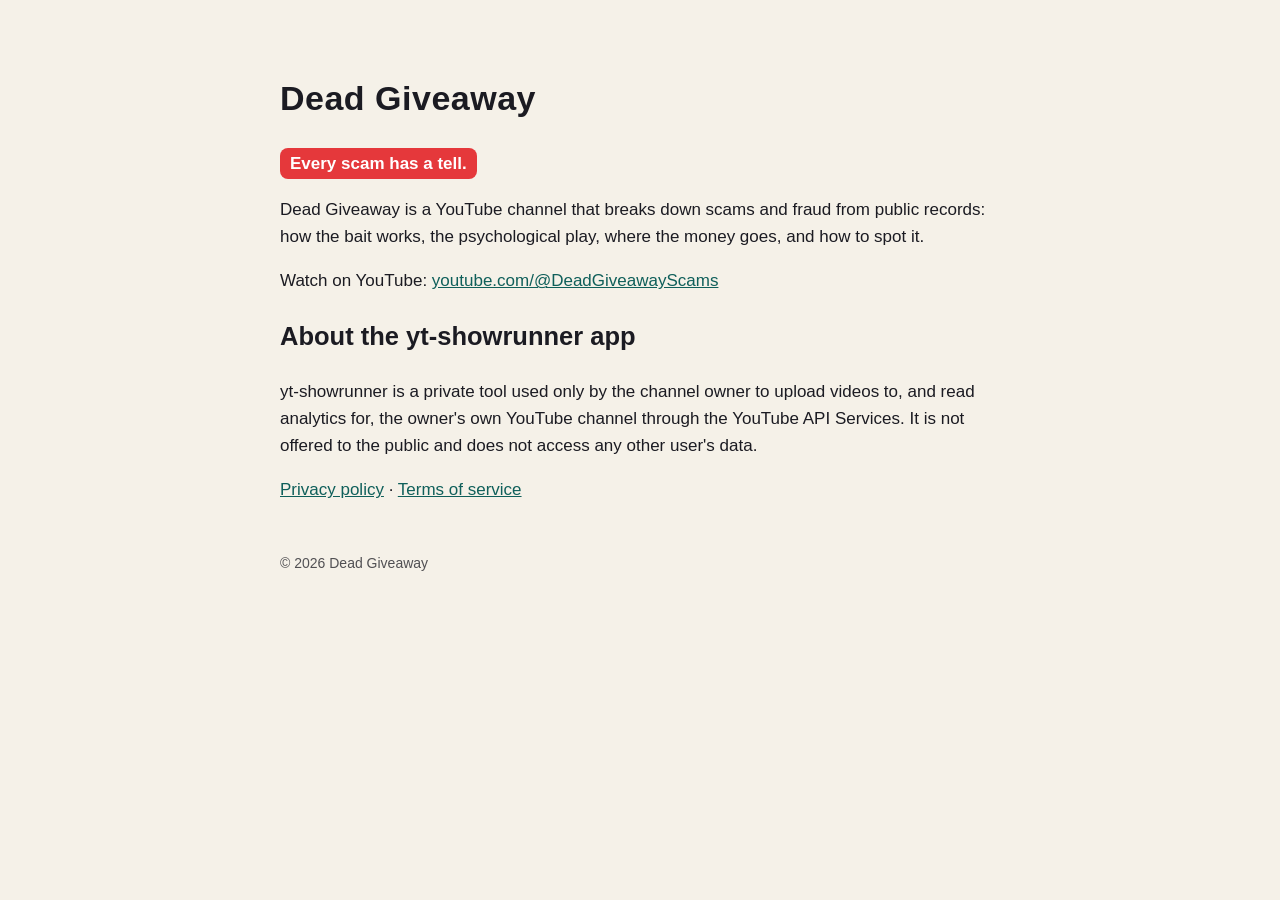
<file: index.html>
<!doctype html><html lang="en"><head><meta charset="utf-8"><meta name="viewport" content="width=device-width,initial-scale=1">
<title>Dead Giveaway</title><link rel="stylesheet" href="style.css"></head><body><main>
<h1>Dead Giveaway</h1>
<p><span class="tag">Every scam has a tell.</span></p>
<p>Dead Giveaway is a YouTube channel that breaks down scams and fraud from public records: how the bait works, the psychological play, where the money goes, and how to spot it.</p>
<p>Watch on YouTube: <a href="https://www.youtube.com/@DeadGiveawayScams">youtube.com/@DeadGiveawayScams</a></p>
<h2>About the yt-showrunner app</h2>
<p>yt-showrunner is a private tool used only by the channel owner to upload videos to, and read analytics for, the owner's own YouTube channel through the YouTube API Services. It is not offered to the public and does not access any other user's data.</p>
<p><a href="privacy.html">Privacy policy</a> · <a href="terms.html">Terms of service</a></p>
<footer>© 2026 Dead Giveaway</footer>
</main></body></html>
</file>
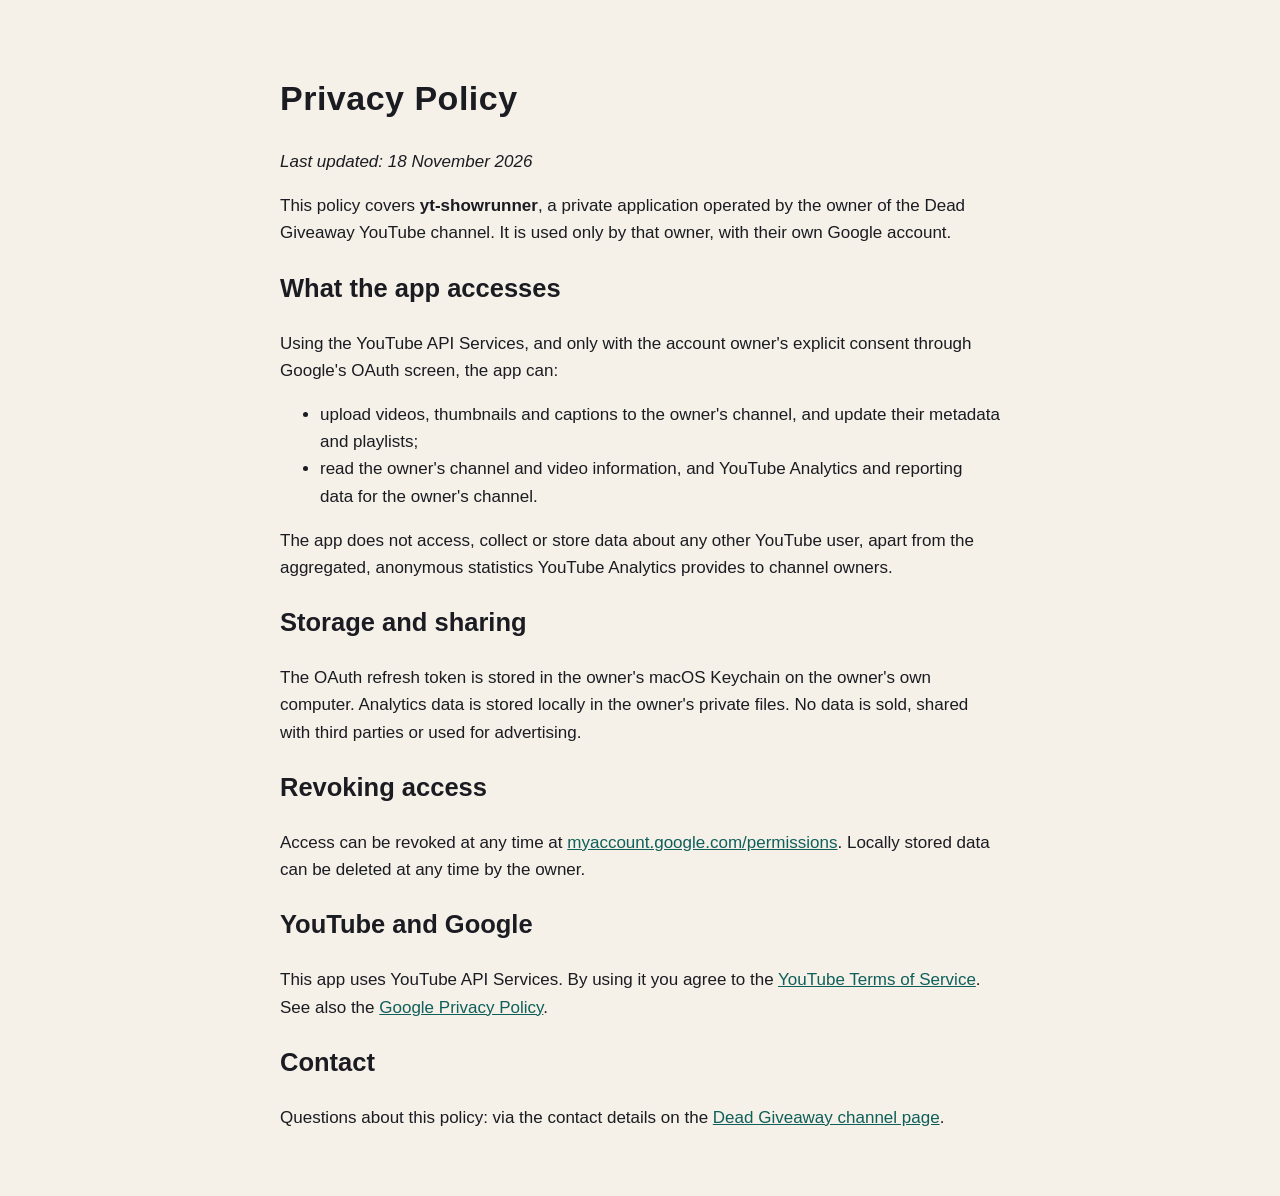
<file: privacy.html>
<!doctype html><html lang="en"><head><meta charset="utf-8"><meta name="viewport" content="width=device-width,initial-scale=1">
<title>Privacy Policy</title><link rel="stylesheet" href="style.css"></head><body><main>
<h1>Privacy Policy</h1>
<p><em>Last updated: 18 November 2026</em></p>
<p>This policy covers <strong>yt-showrunner</strong>, a private application operated by the owner of the Dead Giveaway YouTube channel. It is used only by that owner, with their own Google account.</p>
<h2>What the app accesses</h2>
<p>Using the YouTube API Services, and only with the account owner's explicit consent through Google's OAuth screen, the app can:</p>
<ul>
<li>upload videos, thumbnails and captions to the owner's channel, and update their metadata and playlists;</li>
<li>read the owner's channel and video information, and YouTube Analytics and reporting data for the owner's channel.</li>
</ul>
<p>The app does not access, collect or store data about any other YouTube user, apart from the aggregated, anonymous statistics YouTube Analytics provides to channel owners.</p>
<h2>Storage and sharing</h2>
<p>The OAuth refresh token is stored in the owner's macOS Keychain on the owner's own computer. Analytics data is stored locally in the owner's private files. No data is sold, shared with third parties or used for advertising.</p>
<h2>Revoking access</h2>
<p>Access can be revoked at any time at <a href="https://myaccount.google.com/permissions">myaccount.google.com/permissions</a>. Locally stored data can be deleted at any time by the owner.</p>
<h2>YouTube and Google</h2>
<p>This app uses YouTube API Services. By using it you agree to the <a href="https://www.youtube.com/t/terms">YouTube Terms of Service</a>. See also the <a href="https://policies.google.com/privacy">Google Privacy Policy</a>.</p>
<h2>Contact</h2>
<p>Questions about this policy: via the contact details on the <a href="https://www.youtube.com/@DeadGiveawayScams/about">Dead Giveaway channel page</a>.</p>
</main></body></html>
</file>
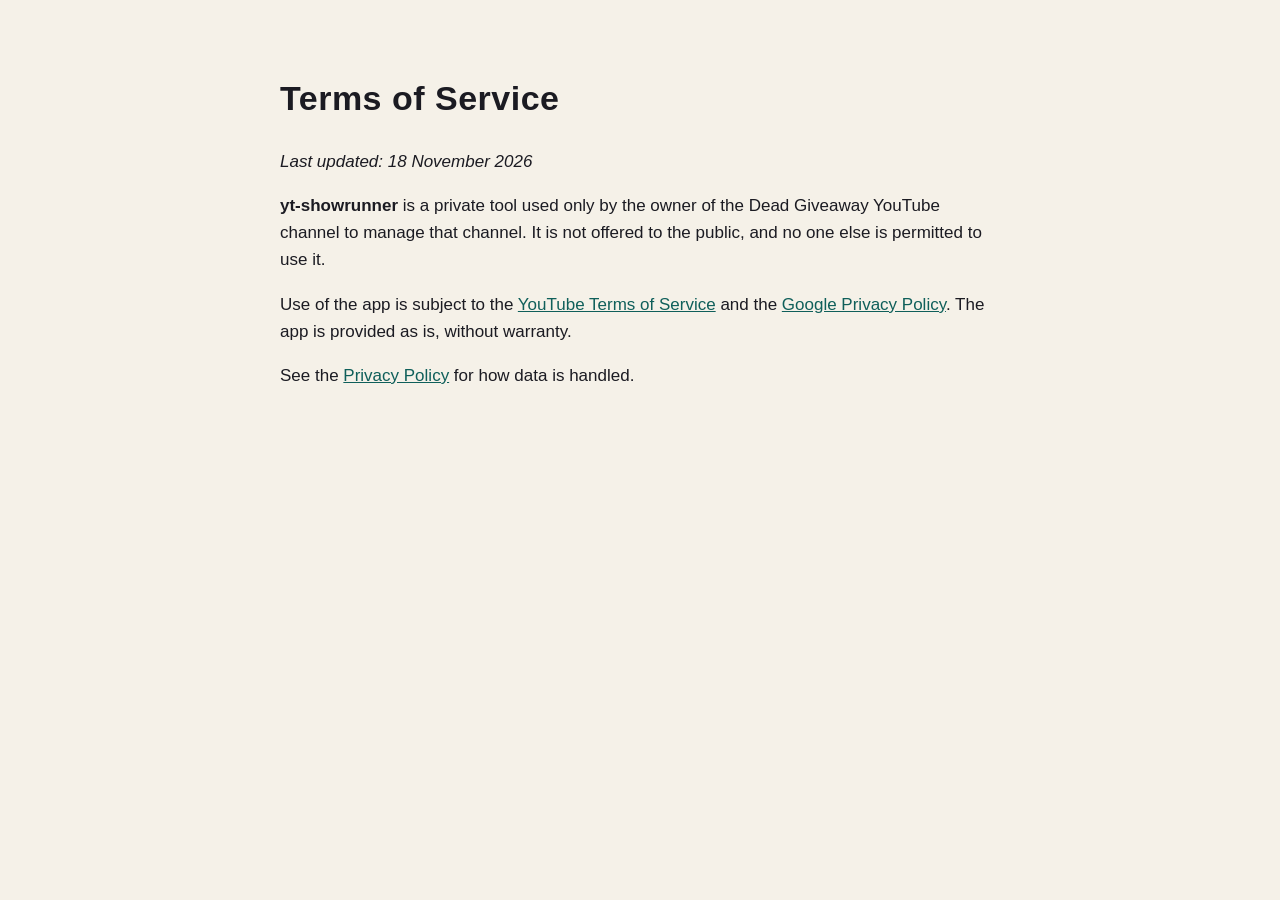
<file: terms.html>
<!doctype html><html lang="en"><head><meta charset="utf-8"><meta name="viewport" content="width=device-width,initial-scale=1">
<title>Terms of Service</title><link rel="stylesheet" href="style.css"></head><body><main>
<h1>Terms of Service</h1>
<p><em>Last updated: 18 November 2026</em></p>
<p><strong>yt-showrunner</strong> is a private tool used only by the owner of the Dead Giveaway YouTube channel to manage that channel. It is not offered to the public, and no one else is permitted to use it.</p>
<p>Use of the app is subject to the <a href="https://www.youtube.com/t/terms">YouTube Terms of Service</a> and the <a href="https://policies.google.com/privacy">Google Privacy Policy</a>. The app is provided as is, without warranty.</p>
<p>See the <a href="privacy.html">Privacy Policy</a> for how data is handled.</p>
</main></body></html>
</file>
<file: style.css>
:root{--ink:#1B1B22;--paper:#F5F1E8;--red:#E5383B;--gold:#FFC43D}
body{margin:0;background:var(--paper);color:var(--ink);font:17px/1.6 -apple-system,"Helvetica Neue",Arial,sans-serif}
main{max-width:720px;margin:0 auto;padding:48px 16px}
h1{font-family:"Arial Black",Arial,sans-serif;letter-spacing:.5px}
a{color:#0F5F5A}
.tag{display:inline-block;background:var(--red);color:#fff;padding:2px 10px;border-radius:8px;font-weight:700}
footer{margin-top:48px;font-size:14px;opacity:.75}
</file>
